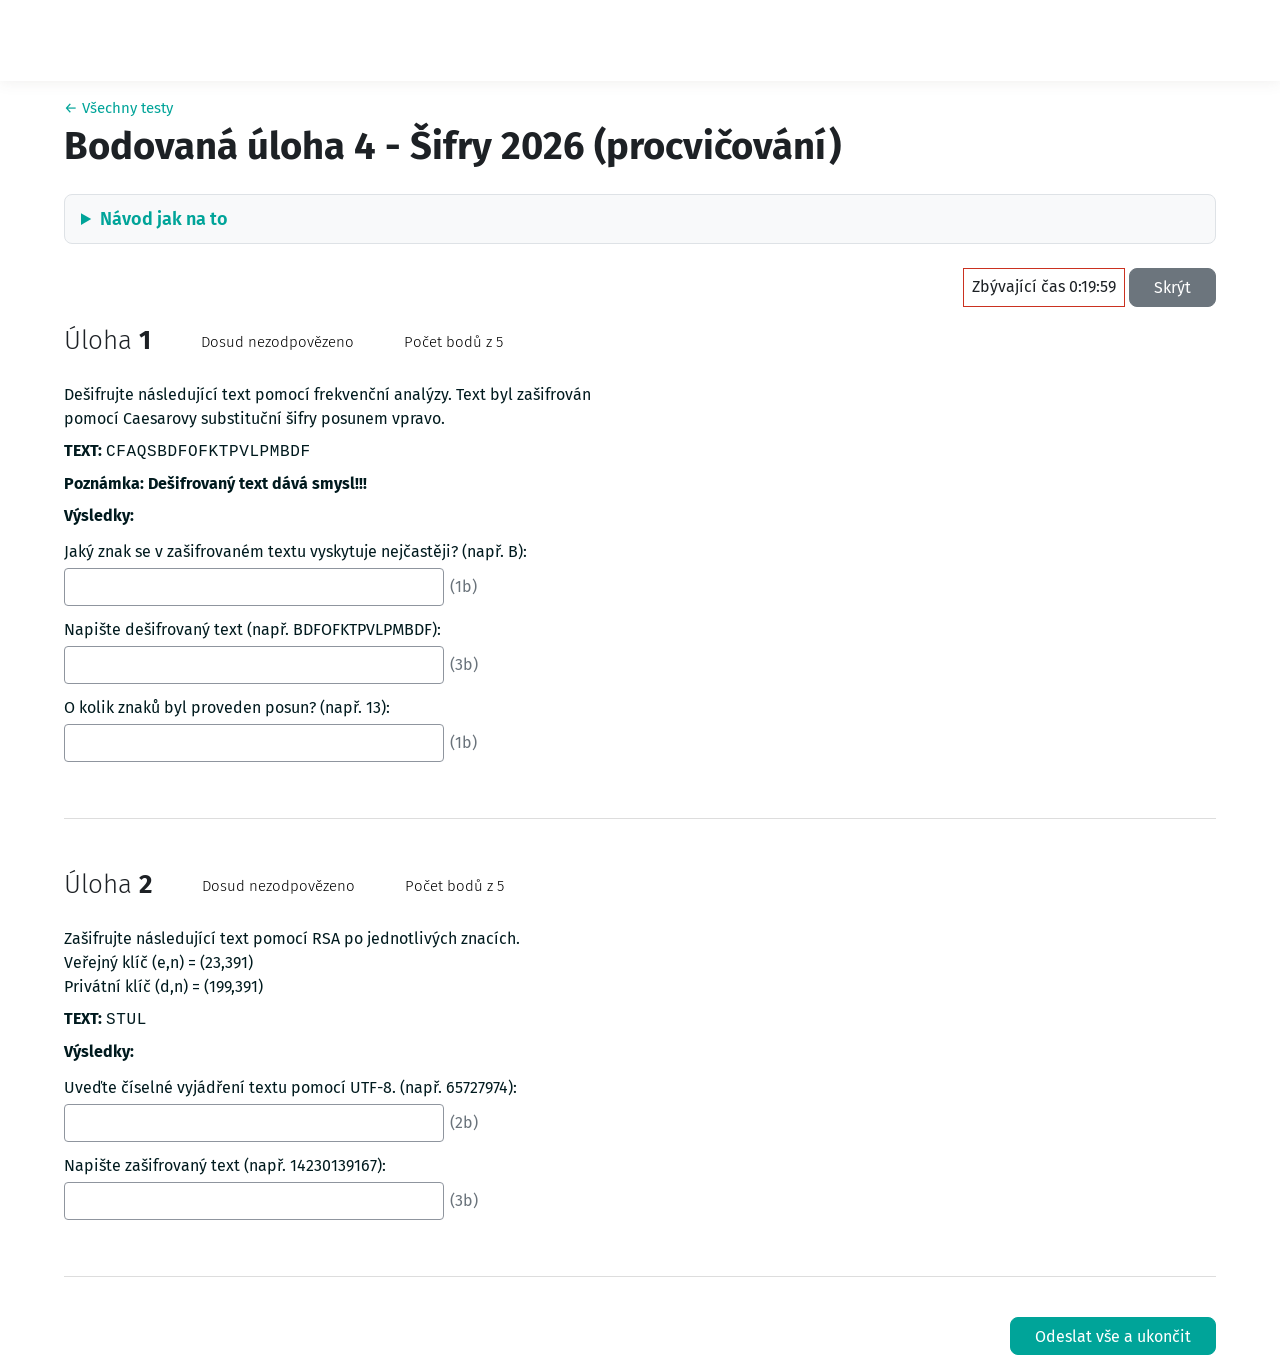
<file: bu4.html>
<!DOCTYPE html>
<html lang="cs">
<head>
<meta charset="utf-8">
<meta name="viewport" content="width=device-width, initial-scale=1">
<title>Bodovaná úloha 4 - Šifry 2026 (procvičování)</title>
<link rel="preconnect" href="https://fonts.googleapis.com">
<link rel="preconnect" href="https://fonts.gstatic.com" crossorigin>
<link href="https://fonts.googleapis.com/css2?family=Fira+Sans:ital,wght@0,300;0,400;0,500;0,600;0,700;1,400&display=swap" rel="stylesheet">
<link rel="stylesheet" href="css/style.css">
</head>
<body>
<nav class="navbar" aria-label="Navigace stránek"></nav>

<div id="page">
  <header class="page-header">
    <p class="breadcrumb"><a href="index.html">← Všechny testy</a></p>
    <h1>Bodovaná úloha 4 - Šifry 2026 (procvičování)</h1>
  </header>

  <details class="guide">
    <summary>Návod jak na to</summary>
    <div class="guide-body">
      <p class="guide-tools">Povoleno: 1× A4 ručně psaná · <a href="https://www.wolframalpha.com" target="_blank" rel="noopener">WolframAlpha</a> · <a href="https://cryptii.com/pipes/caesar-cipher" target="_blank" rel="noopener">Cryptii</a> · ASCII tabulka</p>
      <p class="guide-lead">Opiš si tohle na A4. V testu jdeš shora dolů, otázka po otázce.</p>
      <pre class="a4">═══ ÚLOHA 1 – CAESAR ═══════════════════════

① Nejčastější znak (1b)
   napiš si na papír:
   A B C D E F G H I J K L M N O P Q R S T U V W X Y Z
   jeď TEXTEM a pod každé písmeno udělej čárku |
   ODPOVĚĎ = písmeno s nejvíc čárkami

② Dešifrovaný text (3b)
   1. otevři cryptii.com/pipes/caesar-cipher
   2. v prostředním okně nahoře klikni DECODE
   3. do LEVÉHO okna vlož TEXT z testu
   4. u SHIFT klikej + nebo −
      a koukej do PRAVÉHO okna
   5. vpravo je česká věta → hotovo
   ODPOVĚĎ = text z PRAVÉHO okna (velkými, bez mezer)

③ Posun (1b)
   ODPOVĚĎ = číslo u SHIFT

═══ ÚLOHA 2 – RSA ═══════════════════════════

① UTF-8 (2b)
   každé písmeno přepiš na číslo:
   A65 B66 C67 D68 E69 F70 G71 H72 I73 J74 K75 L76 M77
   N78 O79 P80 Q81 R82 S83 T84 U85 V86 W87 X88 Y89 Z90
   ODPOVĚĎ = čísla za sebou bez mezer
   např. AHOJ → 65 72 79 74 → 65727974

② Zašifrovaný text (3b)
   do wolframalpha.com napiš:
      PowerMod[{65,72,79,74},7,187]
      {čísla z ① s čárkami}, e, n   ← e,n = Veřejný klíč
   vyjde {142, 30, 139, 167}
   ODPOVĚĎ = 14230139167   (za sebou, bez mezer a čárek)</pre>
    </div>
  </details>

  <div id="quiz-timer-wrapper" hidden>
    <div id="quiz-timer" role="timer">
      <span class="lbl">Zbývající čas</span>
      <span id="quiz-time-left">0:20:00</span>
    </div>
    <button type="button" class="btn btn-secondary" id="toggle-timer">Skrýt</button>
  </div>

  <div id="buSummaryWrap" hidden>
    <table class="quizreviewsummary"><tbody id="buSummary"></tbody></table>
  </div>

  <div id="buQuestions"></div>

  <div class="submitbtns">
    <button type="button" class="btn btn-primary" id="buSubmit">Odeslat vše a ukončit</button>
    <button type="button" class="btn btn-primary" id="buNew" hidden>Nový pokus (jiné texty)</button>
  </div>
</div>

<script src="js/bu4.js"></script>
</body>
</html>
</file>
<file: css/style.css>
:root {
  --teal: #00a499;
  --text: #1d2125;
  --qtext: #001a1e;
  --secondary: #6c757d;
  --danger: #ca3120;
  --ok-dark: #2d682b;
  --bad-dark: #b42c1d;
}
* { box-sizing: border-box; }
html { -webkit-text-size-adjust: 100%; }
body {
  margin: 0;
  font-family: "Fira Sans", Arial, Helvetica, sans-serif;
  font-size: 16px;
  line-height: 24px;
  color: var(--text);
  background: #fff;
}
a { color: var(--teal); text-decoration: none; cursor: pointer; }
a:hover { text-decoration: underline; }

.navbar {
  position: fixed; top: 0; left: 0; right: 0; height: 81px; z-index: 1030;
  background: #fff;
  box-shadow: rgba(93, 76, 65, 0.1) 0 0 15px 0;
}
#page { margin-top: 80px; padding: 0 64px; }
.page-header { padding: 16px 0; }
h1 { font-size: 38.2px; line-height: 45.84px; font-weight: 700; margin: 0 0 8px; }

.btn {
  display: inline-block;
  font: inherit; font-size: 16px; line-height: 16px; font-weight: 400;
  padding: 11.2px 24px 9.6px;
  border: 1px solid transparent; border-radius: 8px;
  cursor: pointer; text-align: center; white-space: nowrap;
}
.btn-primary { color: #fff; background: var(--teal); border-color: var(--teal); }
.btn-primary:hover { background: #008b82; border-color: #008b82; }
.btn-secondary { color: #fff; background: var(--secondary); border-color: var(--secondary); }
.btn-secondary:hover { background: #5c636a; border-color: #5c636a; }

#quiz-timer-wrapper {
  display: flex; justify-content: flex-end; align-items: stretch;
  position: sticky; top: 85px; z-index: 1020;
  margin: 0 0 8px;
}
#quiz-timer {
  padding: 4px 8px;
  border: 1px solid var(--danger);
  background: #fff;
  display: flex; align-items: center; gap: 4px;
}
#quiz-timer.hidden-time #quiz-time-left, #quiz-timer.hidden-time .lbl { visibility: hidden; }
#toggle-timer { margin-left: 4px; }
#quiz-timer.t0 { background: #ca3120; color: #fff; }
#quiz-timer.t1 { background: #d73422; color: #fff; }
#quiz-timer.t2 { background: #dd3d2b; }
#quiz-timer.t3 { background: #e04938; }
#quiz-timer.t4 { background: #e25546; }
#quiz-timer.t5 { background: #e46153; }
#quiz-timer.t6 { background: #e66d60; }
#quiz-timer.t7 { background: #e8796d; }
#quiz-timer.t8 { background: #ea867a; }
#quiz-timer.t9 { background: #ec9288; }
#quiz-timer.t10 { background: #ee9e95; }

.que {
  display: flex; flex-direction: column;
  margin: 0 0 40px; padding: 0;
  border-bottom: 1px solid #ddd;
}
.que .info {
  display: flex; align-items: flex-end; flex-wrap: wrap;
  padding: 8px 0; border-radius: 2px;
}
.que .info .no {
  font-size: 26px; line-height: 26px; font-weight: 300;
  margin: 5px 50px 5px 0;
}
.que .info .no .qno { font-weight: 700; }
.que .info .state, .que .info .grade, .que .info .questionflag {
  font-size: 15px; line-height: 22.5px; font-weight: 300; color: #000;
  margin: 5px 50px 5px 0; display: flex; align-items: center;
}
.questionflag a { display: flex; align-items: center; color: var(--teal); }
.questionflag a:hover { text-decoration: none; }
.questionflag svg { width: 13px; height: 16px; margin-right: 4px; }
.questionflag.flagged svg path { fill: #ca3120; }
.que .content { max-width: 546px; width: 100%; }
.que .formulation {
  color: var(--qtext);
  padding: 16px 0; margin: 0 0 16px;
  border-radius: 8px;
}
.qtext { margin: 0 0 24px; }
.qtext p { margin: 0 0 8px; }
.qtext img { max-width: 100%; height: auto; display: block; margin: 8px 0; }
.ablock { margin: 11.2px 0 4.8px; padding: 0; border: 0; min-width: 0; }
.ablock legend { font-size: 16px; line-height: 19.2px; margin: 0 0 8px; padding: 0; }
.answer > div { display: flex; margin: 4px 0; padding: 5px 0; }
.answer input[type=radio], .answer input[type=checkbox] {
  position: absolute; opacity: 0; width: 0; height: 0; margin: 0;
}
.answer input[type=checkbox] + .lbl::before { border-radius: 3px; }
.answer .lbl {
  position: relative; display: flex; cursor: pointer;
  margin-left: 16px;
}
.answer .lbl::before {
  content: ""; flex: 0 0 20px; width: 20px; height: 20px;
  margin: 2px 10px 0 0;
  border: 1px solid #000; border-radius: 20px;
  display: flex; align-items: center; justify-content: center;
  font-size: 13px; line-height: 1; font-weight: 700; color: #fff;
}
.answer .lbl:hover::before { background: #ddd; }
.answer input:checked + .lbl::before { background: var(--teal); border-color: var(--teal); content: "✓"; }
.answer input:focus-visible + .lbl::before { outline: 2px solid #0f6cbf; outline-offset: 2px; }
.answer input:disabled + .lbl { color: #b8b8b8; cursor: auto; }
.answer input:disabled + .lbl::before { background: #ddd; border-color: #ddd; }
.answer input:disabled:checked + .lbl::before { background: #9aa1a8; border-color: #9aa1a8; content: "✓"; }
.answer .answernumber { flex: 0 0 24px; width: 24px; }
.answer .flex-fill { flex: 1; margin-left: 4px; min-width: 0; overflow-x: auto; overflow-y: hidden; }
.answer .correct input:disabled + .lbl { color: var(--ok-dark); font-weight: 600; margin-right: 5px; }
.answer .incorrect input:disabled + .lbl { color: var(--bad-dark); font-weight: 600; margin-right: 5px; }
#bank .answer input:disabled + .lbl { color: #6a737b; }
#bank .answer .correct input:disabled + .lbl { color: var(--ok-dark); }
#bank .bank .formulation { padding-bottom: 0; }
.answer .icon { margin-left: 6px; flex: 0 0 auto; font-weight: 700; }
.answer .icon.ok { color: #306e2d; }
.answer .icon.bad { color: #b62c1d; }
.clearchoice { margin: 2px 0 0 16px; }
.clearchoice a { font-size: 16px; }
.im-controls { margin: .5em 0 16px; }
.que .outcome {
  padding: 1rem; margin: 0 0 1rem;
  border-radius: 0.5rem;
  color: #fff;
}
.que.correct .outcome { background: var(--ok-dark); }
.que.incorrect .outcome, .que.notanswered .outcome { background: var(--bad-dark); }
.que.partiallycorrect .outcome { background: #8a5a00; }

.gaptext { line-height: 1.6; }
.gaptext ol { margin: 8px 0 0; padding-left: 24px; }
.gaptext li { margin: 6px 0; }
.gapselect .control { display: inline-flex; align-items: center; white-space: nowrap; }
.gapselect select {
  font: inherit; font-size: 15px; line-height: 1.5; color: #1d2125;
  min-width: 90px; max-width: 100%; margin: 3px 4px; padding: 4px 28px 4px 10px;
  border: 1px solid #8f959e; border-radius: 4px;
  background: #fff url("data:image/svg+xml,%3csvg xmlns='http://www.w3.org/2000/svg' viewBox='0 0 4 5'%3e%3cpath fill='%23343a40' d='M2 0L0 2h4zm0 5L0 3h4z'/%3e%3c/svg%3e") no-repeat right 10px center / 8px 10px;
  appearance: none; -webkit-appearance: none; cursor: pointer;
}
.gapselect select:focus-visible { outline: 2px solid #0f6cbf; outline-offset: 1px; }
.gapselect select:disabled { background-color: #e9ecef; color: #6a737b; cursor: auto; }
.gapselect select.correct { border-color: var(--ok-dark); }
.gapselect select.incorrect { border-color: var(--bad-dark); }
.gapselect .icon { margin-right: 4px; font-weight: 700; }
.gapselect .icon.ok { color: #306e2d; }
.gapselect .icon.bad { color: #b62c1d; }
.que .outcome p, .que .outcome div { margin: 0 0 .5em; }
.que .outcome div:last-child { margin-bottom: 0; }
.note-orig { font-size: 14px; color: #6a737b; font-style: italic; margin: 0 0 8px; }

.submitbtns { display: flex; justify-content: flex-end; margin: 0 0 16px; }

.block {
  background: #fff; border-radius: 8px; margin: 0 0 16px;
}
.block .card-body { padding: 16px; }
.block h3 { font-size: 20px; line-height: 24px; font-weight: 700; margin: 0 0 8px; display: inline; }
.qn_buttons { margin-top: 16px; display: flex; flex-wrap: wrap; }
.qnbutton {
  position: relative; display: block;
  width: 33px; height: 33px; margin: 0 6px 6px 0;
  background: #fff; color: #000;
  text-align: center; line-height: 35px; font-weight: 400;
  text-decoration: none !important;
  overflow: hidden;
}
.qnbutton .thispageholder {
  position: absolute; inset: 0;
  border: 1px solid #dee2e6;
}
.qnbutton.thispage .thispageholder { border-color: #000; }
.qnbutton .trafficlight { position: absolute; left: 0; right: 0; bottom: 0; height: 0; }
.qnbutton.answersaved .trafficlight { height: 13px; background: #dee2e6; }
.qnbutton.correct { background: #dff4d8; }
.qnbutton.incorrect, .qnbutton.notanswered { background: #ffdddd; }
.qnbutton.correct .trafficlight, .qnbutton.incorrect .trafficlight, .qnbutton.notanswered .trafficlight {
  height: 13px; display: flex; align-items: center; justify-content: center;
  font-size: 11px; line-height: 13px; font-weight: 700;
}
.qnbutton.correct .trafficlight { color: #357a32; }
.qnbutton.correct .trafficlight::after { content: "✓"; }
.qnbutton.partiallycorrect { background: #fcefdc; }
.qnbutton.partiallycorrect .trafficlight {
  height: 13px; display: flex; align-items: center; justify-content: center;
  font-size: 11px; line-height: 13px; font-weight: 700; color: #a36b00;
}
.qnbutton.partiallycorrect .trafficlight::after { content: "◐"; }
.qnbutton.incorrect .trafficlight, .qnbutton.notanswered .trafficlight { color: #ca3120; }
.qnbutton.incorrect .trafficlight::after, .qnbutton.notanswered .trafficlight::after { content: "✕"; }
.qnbutton.flagged::after {
  content: ""; position: absolute; top: 0; right: 0;
  border-style: solid; border-width: 0 9px 9px 0;
  border-color: transparent #ca3120 transparent transparent;
}
.qnbutton .num { position: relative; display: block; line-height: 30px; }
.othernav { margin-top: 8px; }

.activity-info { margin: 0 0 16px; }
.activity-dates { border-left: 0; padding: 0; margin: 0 0 16px; }
.quizinfo p { margin: 0 0 8px; text-align: center; }
.quizattempt { text-align: center; margin: 24px 0 32px; }
.form-check { display: flex; align-items: center; justify-content: center; gap: 8px; margin: 0 0 20px; }
.form-check input { width: 18px; height: 18px; accent-color: var(--teal); margin: 0; }
h3.h { font-size: 23.4px; font-weight: 700; line-height: 28px; margin: 24px 0 12px; }

table.generaltable { width: 100%; border-collapse: collapse; border-top: 1px solid #dee2e6; margin: 0 0 16px; }
.generaltable th, .generaltable td { padding: .75rem .6rem; border-top: 1px solid #dee2e6; text-align: left; vertical-align: top; }
.generaltable thead th { border-bottom: 2px solid #dee2e6; font-weight: 700; }
.generaltable tbody tr:nth-of-type(odd) { background: rgba(0,0,0,.03); }
.table-wrap { overflow-x: auto; }

table.quizreviewsummary { width: 100%; border-collapse: collapse; margin: 0 0 24px; border: 1px solid #dee2e6; }
table.quizreviewsummary th { padding: .9rem 1rem; font-weight: 700; text-align: right; width: 9em; vertical-align: top; }
table.quizreviewsummary td { padding: .9rem 1rem; text-align: left; }
table.quizreviewsummary tr + tr th, table.quizreviewsummary tr + tr td { border-top: 1px solid #dee2e6; }
table.quizreviewsummary tr:nth-child(even) { background: #f5f5f5; }

.summary-actions { text-align: center; margin: 16px 0; }
.summary-actions p { margin: 0 0 12px; }
.submitbtns-center { display: flex; justify-content: center; margin: 24px 0; }

.modal-backdrop { position: fixed; inset: 0; background: rgba(0,0,0,.5); z-index: 1050; display: flex; align-items: flex-start; justify-content: center; padding: 28px 8px; }
.modal-content { background: #fff; border-radius: 8px; width: 100%; max-width: 400px; margin-top: 60px; box-shadow: 0 .5rem 1rem rgba(0,0,0,.15); }
.modal-header { padding: 16px; display: flex; justify-content: space-between; align-items: center; }
.modal-header h5 { margin: 0; font-size: 20px; line-height: 24px; font-weight: 700; }
.modal-header .close { background: none; border: 0; font-size: 24px; line-height: 1; cursor: pointer; color: #000; opacity: .6; padding: 0 4px; }
.modal-body { padding: 0 16px 16px; }
.modal-footer { padding: 0 16px 16px; display: flex; gap: 8px; justify-content: flex-start; }

[hidden] { display: none !important; }

mjx-container[jax="SVG"] { font-size: 108% !important; }
.qtext mjx-container[jax="SVG"] { font-size: 100% !important; }

@media (max-width: 767.98px) {
  #page { padding: 0 28px; }
  h1 { font-size: 28px; line-height: 33.6px; }
  .que .info {
    background: #f8f9fa;
    padding: 20px; border-radius: 8px;
  }
  .que .info .no { width: 100%; margin-right: 0; }
  .que .info .state, .que .info .grade, .que .info .questionflag { margin-right: 20px; }
  .que .content { max-width: none; }
  .block .card-body { padding: 16px; }
  #prevAttempts .generaltable { font-size: 15px; }
  #prevAttempts .generaltable th, #prevAttempts .generaltable td { padding: .6rem .35rem; }
}

.course-section { margin: 8px 0 32px; }
.course-section h3 { font-size: 23.4px; line-height: 28px; font-weight: 700; margin: 0 0 12px; }
.activity-list { list-style: none; margin: 0; padding: 0; }
.activity-item {
  display: flex; align-items: center; gap: 16px;
  padding: 16px; margin: 0 0 8px;
  border: 1px solid #dee2e6; border-radius: 8px;
}
.activity-icon {
  flex: 0 0 52px; width: 52px; height: 52px; border-radius: 8px;
  background: #fbe7ef; display: grid; place-items: center;
}
.activity-icon svg { width: 24px; height: 24px; fill: #c2185b; }
.activity-body { flex: 1; min-width: 0; }
.activity-type { font-size: 13px; line-height: 16px; color: #6a737b; text-transform: uppercase; letter-spacing: .02em; }
.activity-name { font-size: 18px; line-height: 24px; font-weight: 500; }
.activity-meta { font-size: 14px; line-height: 20px; color: #6a737b; margin-top: 2px; }
.breadcrumb { font-size: 15px; margin: 0 0 4px; }

.guide { border: 1px solid #dee2e6; border-radius: 8px; margin: 0 0 24px; background: #f8f9fa; }
.guide summary { cursor: pointer; padding: 12px 16px; font-size: 18px; font-weight: 600; color: var(--teal); }
.guide-body { padding: 0 16px 16px; }
.guide-body h4 { font-size: 16px; font-weight: 700; margin: 16px 0 6px; }
.guide-body ol { margin: 0; padding-left: 22px; }
.guide-body li { margin: 4px 0; }
.guide-tools { font-size: 14px; color: #6a737b; margin: 0; }
.guide-warn { margin: 12px 0 0; font-weight: 500; color: var(--bad-dark); }
.guide code, .solution code { background: #e9ecef; padding: 1px 5px; border-radius: 4px; font-size: 14px; word-break: break-all; }
.a4 {
  background: #fff; border: 1px dashed #8f959e; border-radius: 6px;
  padding: 12px; margin: 0; font-size: 14px; line-height: 1.5; overflow-x: auto; white-space: pre;
}
.cipher { font-family: ui-monospace, Consolas, monospace; letter-spacing: .04em; word-break: break-all; }
.cloze-row { display: block; margin: 12px 0 2px; }
.cloze-input { display: flex; align-items: center; gap: 6px; margin-top: 4px; }
.form-control {
  font: inherit; font-size: 15px; color: #1d2125; width: 100%; max-width: 380px;
  padding: 6px 10px; border: 1px solid #8f959e; border-radius: 4px; background: #fff;
}
.form-control:focus { outline: 2px solid #0f6cbf; outline-offset: 1px; }
.form-control:disabled { background: #e9ecef; }
.form-control.correct { border: 2px solid var(--ok-dark); }
.form-control.incorrect { border: 2px solid var(--bad-dark); }
.cloze-pts { white-space: nowrap; color: #6a737b; }
.cloze-icon .icon { font-weight: 700; }
.cloze-icon .icon.ok { color: #306e2d; }
.cloze-icon .icon.bad { color: #b62c1d; }
.cloze-right { font-size: 14px; color: var(--ok-dark); font-weight: 600; margin: 2px 0 0; word-break: break-all; }
.solution { background: #f1f8f7; border-left: 4px solid var(--teal); border-radius: 4px; padding: 12px 16px; margin: 0 0 16px; }
.solution ol { margin: 6px 0 0; padding-left: 22px; }
.sol-table { margin: 8px 0; }
.sol-table th, .sol-table td { padding: 4px 10px; }
.submitbtns .btn + .btn { margin-left: 8px; }
.guide-lead { margin: 8px 0 10px; }
</file>
